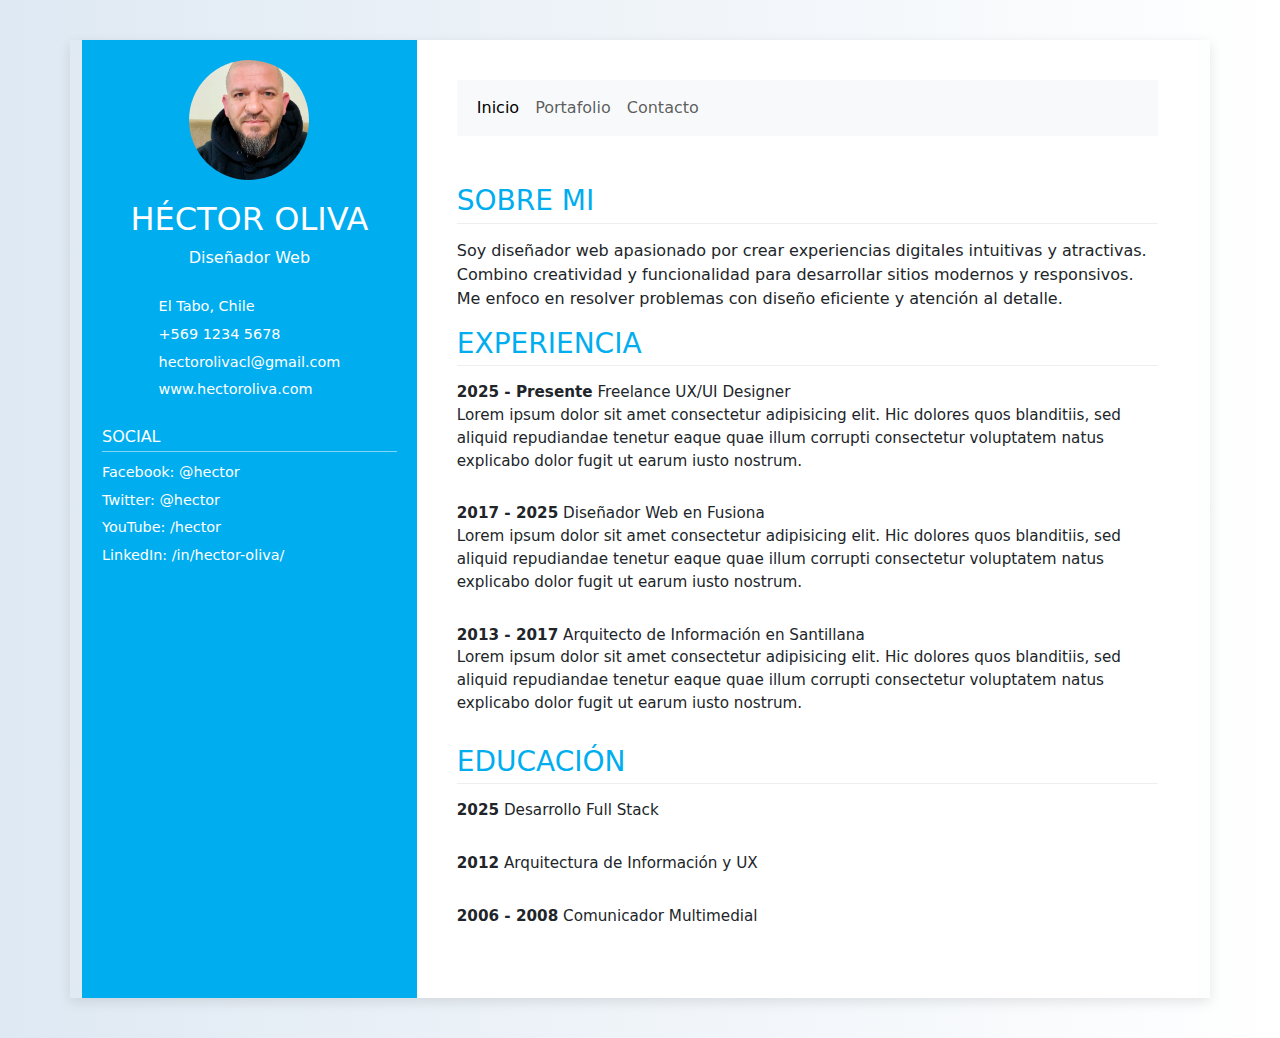
<file: index.html>
<!DOCTYPE html>
<html lang="es">

<head>
    <meta charset="UTF-8">
    <meta name="viewport" content="width=device-width, initial-scale=1.0">
    <title>CV - Héctor Oliva</title>
    <link rel="stylesheet" href="assets/css/style.css">
    <link href="https://fonts.googleapis.com/css2?family=Open+Sans:wght@400;700&display=swap" rel="stylesheet">
    <link href="https://cdn.jsdelivr.net/npm/bootstrap@5.3.0/dist/css/bootstrap.min.css" rel="stylesheet">
    <link rel="stylesheet" href="https://cdnjs.cloudflare.com/ajax/libs/font-awesome/6.4.0/css/all.min.css">
</head>

<body>
    <div class="container">
        <aside class="sidebar">
            <img src="assets/img/imgHector.jpg" alt="Héctor Oliva" class="profile-pic">
            <h2>HÉCTOR OLIVA</h2>
            <p class="subtitle">Diseñador Web</p>

            <div class="contact">
                <p>El Tabo, Chile</p>
                <p>+569 1234 5678</p>
                <p>hectorolivacl@gmail.com</p>
                <p>www.hectoroliva.com</p>
            </div>

            <div class="social">
                <h3>SOCIAL</h3>
                <ul>
                    <li>Facebook: @hector</li>
                    <li>Twitter: @hector</li>
                    <li>YouTube: /hector</li>
                    <li>LinkedIn: /in/hector-oliva/</li>
                </ul>
            </div>
        </aside>

        <main class="content">
            <nav class="navbar navbar-expand-lg bg-body-tertiary mb-5">
                <div class="container-fluid">
                    <div class="collapse navbar-collapse" id="navbarText">
                        <ul class="navbar-nav me-auto mb-2 mb-lg-0">
                            <li class="nav-item">
                                <a class="nav-link active" aria-current="page" href="index.html">Inicio</a>
                            </li>
                            <li class="nav-item">
                                <a class="nav-link" href="portafolio.html">Portafolio</a>
                            </li>
                            <li class="nav-item">
                                <a class="nav-link" href="#">Contacto</a>
                            </li>
                        </ul>
                    </div>
                </div>
            </nav>
            <section>
                <h3>SOBRE MI</h3>
                <p>Soy diseñador web apasionado por crear experiencias digitales intuitivas y atractivas. Combino creatividad y funcionalidad para desarrollar sitios modernos y responsivos. Me enfoco en resolver problemas con diseño eficiente y atención al detalle.</p>
            </section>

            <section>
                <h3>EXPERIENCIA</h3>
                <ul class="timeline">
                    <li><strong>2025 - Presente</strong> Freelance UX/UI Designer<br>Lorem ipsum dolor sit amet
                        consectetur adipisicing elit. Hic dolores quos blanditiis, sed aliquid repudiandae tenetur eaque
                        quae illum corrupti consectetur voluptatem natus explicabo dolor fugit ut earum iusto nostrum.
                    </li>
                    <li><strong>2017 - 2025</strong> Diseñador Web en Fusiona<br>Lorem ipsum dolor sit amet
                        consectetur adipisicing elit. Hic dolores quos blanditiis, sed aliquid repudiandae tenetur eaque
                        quae illum corrupti consectetur voluptatem natus explicabo dolor fugit ut earum iusto nostrum.
                    </li>
                    <li><strong>2013 - 2017</strong> Arquitecto de Información en Santillana<br>Lorem ipsum dolor sit
                        amet
                        consectetur adipisicing elit. Hic dolores quos blanditiis, sed aliquid repudiandae tenetur eaque
                        quae illum corrupti consectetur voluptatem natus explicabo dolor fugit ut earum iusto nostrum.
                    </li>
                </ul>
            </section>

            <section>
                <h3>EDUCACIÓN</h3>
                <ul class="timeline">
                    <li><strong>2025</strong> Desarrollo Full Stack</li>
                    <li><strong>2012</strong> Arquitectura de Información y UX</li>
                    <li><strong>2006 - 2008</strong> Comunicador Multimedial</li>
                </ul>
            </section>
        </main>
    </div>
</body>

</html>
</file>
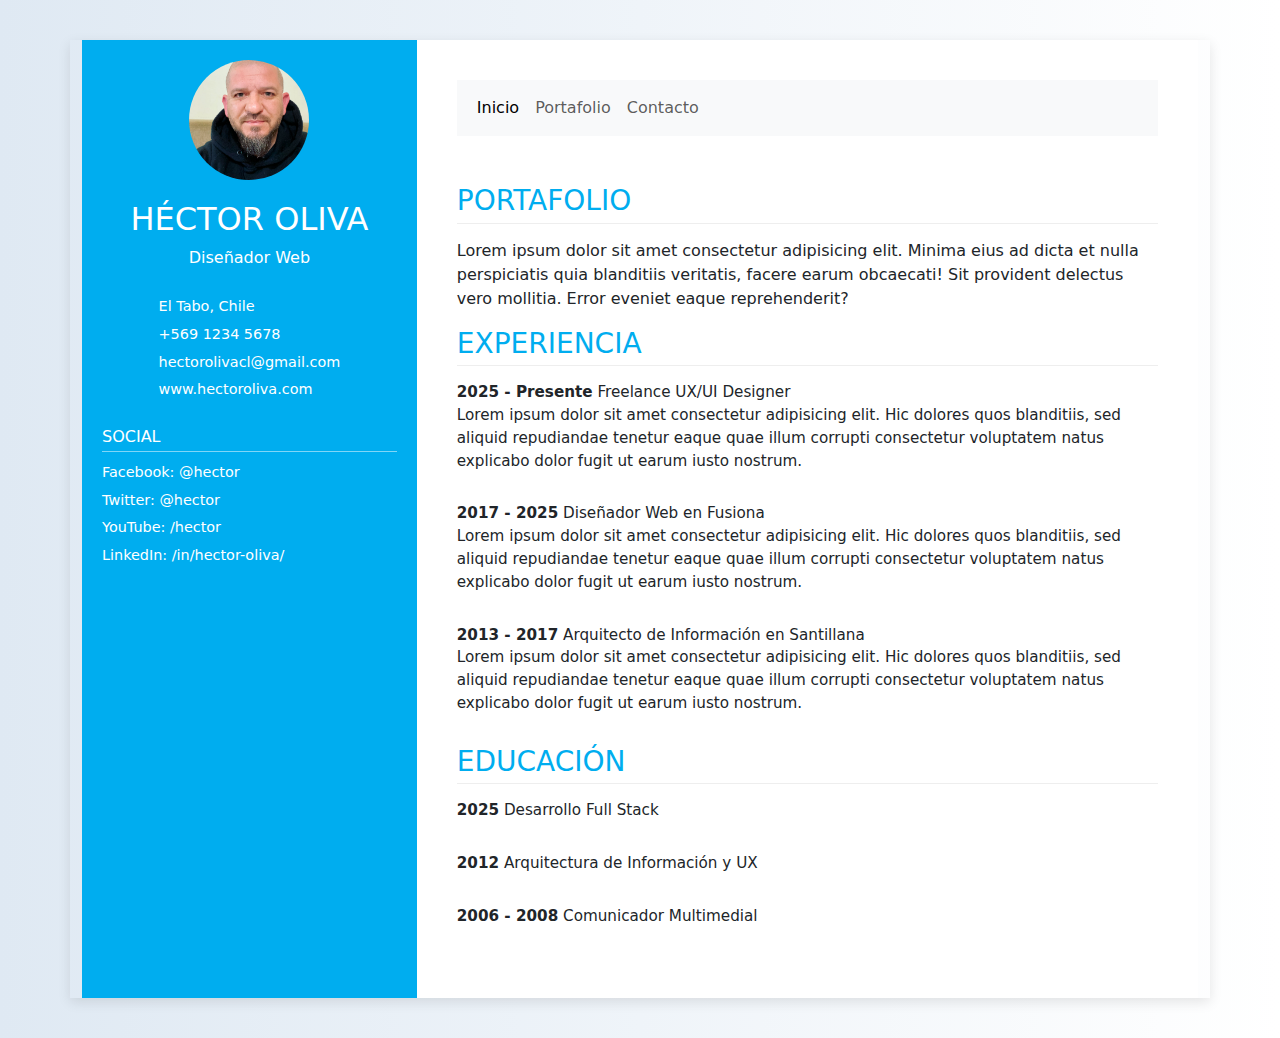
<file: portafolio.html>
<!DOCTYPE html>
<html lang="es">

<head>
    <meta charset="UTF-8">
    <meta name="viewport" content="width=device-width, initial-scale=1.0">
    <title>CV - Héctor Oliva</title>
    <link rel="stylesheet" href="assets/css/style.css">
    <link href="https://fonts.googleapis.com/css2?family=Open+Sans:wght@400;700&display=swap" rel="stylesheet">
    <link href="https://cdn.jsdelivr.net/npm/bootstrap@5.3.0/dist/css/bootstrap.min.css" rel="stylesheet">
    <link rel="stylesheet" href="https://cdnjs.cloudflare.com/ajax/libs/font-awesome/6.4.0/css/all.min.css">
</head>

<body>
    <div class="container">
        <aside class="sidebar">
            <img src="assets/img/imgHector.jpg" alt="Héctor Oliva" class="profile-pic">
            <h2>HÉCTOR OLIVA</h2>
            <p class="subtitle">Diseñador Web</p>

            <div class="contact">
                <p>El Tabo, Chile</p>
                <p>+569 1234 5678</p>
                <p>hectorolivacl@gmail.com</p>
                <p>www.hectoroliva.com</p>
            </div>

            <div class="social">
                <h3>SOCIAL</h3>
                <ul>
                    <li>Facebook: @hector</li>
                    <li>Twitter: @hector</li>
                    <li>YouTube: /hector</li>
                    <li>LinkedIn: /in/hector-oliva/</li>
                </ul>
            </div>
        </aside>

        <main class="content">
            <nav class="navbar navbar-expand-lg bg-body-tertiary mb-5">
                <div class="container-fluid">
                    <div class="collapse navbar-collapse" id="navbarText">
                        <ul class="navbar-nav me-auto mb-2 mb-lg-0">
                            <li class="nav-item">
                                <a class="nav-link active" aria-current="page" href="index.html">Inicio</a>
                            </li>
                            <li class="nav-item">
                                <a class="nav-link" href="portafolio.html">Portafolio</a>
                            </li>
                            <li class="nav-item">
                                <a class="nav-link" href="#">Contacto</a>
                            </li>
                        </ul>
                    </div>
                </div>
            </nav>
            <section>
                <h3>PORTAFOLIO</h3>
                <p>Lorem ipsum dolor sit amet consectetur adipisicing elit. Minima eius ad dicta et nulla perspiciatis
                    quia blanditiis veritatis, facere earum obcaecati! Sit provident delectus vero mollitia. Error
                    eveniet eaque reprehenderit?</p>
            </section>

            <section>
                <h3>EXPERIENCIA</h3>
                <ul class="timeline">
                    <li><strong>2025 - Presente</strong> Freelance UX/UI Designer<br>Lorem ipsum dolor sit amet
                        consectetur adipisicing elit. Hic dolores quos blanditiis, sed aliquid repudiandae tenetur eaque
                        quae illum corrupti consectetur voluptatem natus explicabo dolor fugit ut earum iusto nostrum.
                    </li>
                    <li><strong>2017 - 2025</strong> Diseñador Web en Fusiona<br>Lorem ipsum dolor sit amet
                        consectetur adipisicing elit. Hic dolores quos blanditiis, sed aliquid repudiandae tenetur eaque
                        quae illum corrupti consectetur voluptatem natus explicabo dolor fugit ut earum iusto nostrum.
                    </li>
                    <li><strong>2013 - 2017</strong> Arquitecto de Información en Santillana<br>Lorem ipsum dolor sit
                        amet
                        consectetur adipisicing elit. Hic dolores quos blanditiis, sed aliquid repudiandae tenetur eaque
                        quae illum corrupti consectetur voluptatem natus explicabo dolor fugit ut earum iusto nostrum.
                    </li>
                </ul>
            </section>

            <section>
                <h3>EDUCACIÓN</h3>
                <ul class="timeline">
                    <li><strong>2025</strong> Desarrollo Full Stack</li>
                    <li><strong>2012</strong> Arquitectura de Información y UX</li>
                    <li><strong>2006 - 2008</strong> Comunicador Multimedial</li>
                </ul>
            </section>
        </main>
    </div>
</body>

</html>
</file>
<file: assets/css/style.css>
body {
    margin: 0;
    font-family: 'Open Sans', sans-serif;
    background: linear-gradient(to right, #dfe9f3, #ffffff);
}

.card-img-top {
    height: 260px;
    object-fit: cover;
}

.container {
    display: flex;
    max-width: 960px;
    margin: 40px auto;
    box-shadow: 0 4px 12px rgba(0, 0, 0, 0.1);
}

.sidebar {
    background-color: #00adef;
    color: white;
    padding: 20px;
    width: 30%;
    display: flex;
    flex-direction: column;
    align-items: center;
}

.profile-pic {
    width: 120px;
    height: 120px;
    border-radius: 50%;
    object-fit: cover;
    margin-bottom: 20px;
}

.txt-negro {
    color: #000000;
}

.subtitle {
    font-size: em;
    margin-bottom: 20px;
}

.contact p,
.social li {
    font-size: 0.9em;
    margin: 6px 0;
}

.social {
    margin-top: 20px;
    width: 100%;
}

.social h3 {
    font-size: 1em;
    margin-bottom: 10px;
    border-bottom: 1px solid rgba(255, 255, 255, 0.5);
    padding-bottom: 5px;
}

.social ul {
    list-style: none;
    padding: 0;
}

.content {
    padding: 40px;
    width: 70%;
    background-color: white;
}

.content h3 {
    color: #00adef;
    border-bottom: 1px solid #eee;
    padding-bottom: 5px;
    margin-bottom: 15px;
    text-transform: uppercase;
}

.timeline {
    list-style: none;
    padding: 0;
    margin: 0 0 30px 0;
}

.timeline li {
    margin-bottom: 30px;
    font-size: 0.95em;
}

@media (max-width: 768px) {
    .container {
        flex-direction: column;
    }

    .sidebar,
    .content {
        width: 100%;
    }
}
</file>
